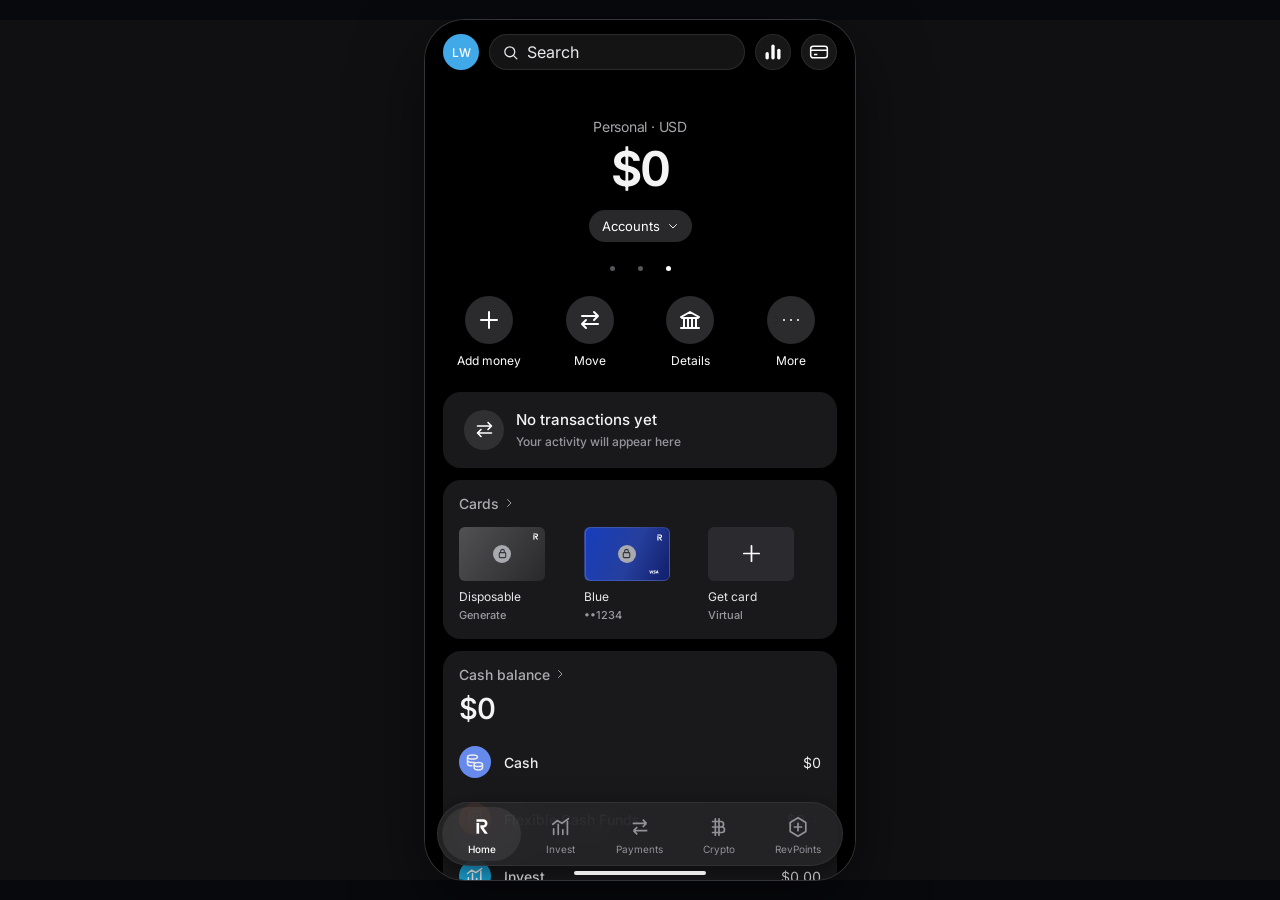
<file: index.html>
<!doctype html>
<html lang="en">
<head>
  <meta charset="utf-8">
  <meta name="viewport" content="width=device-width, initial-scale=1, viewport-fit=cover">
  <meta name="theme-color" content="#09090b">
  <title>Revolut-style banking demo</title>
  <link rel="icon" href="assets/app-icon.svg" type="image/svg+xml">
  <link rel="stylesheet" href="styles.css">
  <link rel="stylesheet" href="refined.css">
  <link rel="stylesheet" href="polish.css">
</head>
<body>
  <div class="desktop-backdrop" aria-hidden="true"><span>Banking UI<br><em>concept</em></span></div>
  <div class="phone" id="phone">
    <div class="app-scroll" id="app-scroll"><div id="app"></div></div>
    <div id="navigation"></div>
    <div id="overlay-root"></div>
    <div class="home-indicator" aria-hidden="true"></div>
  </div>
  <script src="assets.js"></script>
  <script src="app.js"></script>
</body>
</html>
</file>
<file: styles.css>
:root{color-scheme:dark;font-family:Inter,-apple-system,BlinkMacSystemFont,"Segoe UI",sans-serif;font-synthesis:none;background:#08090d;color:#f7f7f9}*{box-sizing:border-box}body{margin:0}button,input{font:inherit}button{cursor:pointer;-webkit-tap-highlight-color:transparent}button:focus-visible,input:focus-visible{outline:2px solid #b6c7ff;outline-offset:2px}svg{display:block}.desktop-backdrop{position:fixed;inset:0;display:grid;place-items:center;background:radial-gradient(circle at 15% 20%,#132453 0,transparent 37%),radial-gradient(circle at 87% 82%,#252047 0,transparent 34%),#06070b;color:#fff}.desktop-backdrop span{position:absolute;left:max(6vw,calc(50% - 570px));top:18%;font-size:clamp(38px,5vw,76px);font-weight:750;letter-spacing:-.07em;line-height:.94;opacity:.55}.desktop-backdrop em{font-style:normal;color:#a5adfb}.phone{position:relative;width:min(100%,430px);height:min(900px,calc(100dvh - 30px));margin:15px auto;overflow:hidden;border:1px solid #333747;border-radius:42px;background:#0a0b0e;box-shadow:0 20px 80px #000b}.status-bar{height:43px;display:flex;align-items:center;justify-content:space-between;padding:7px 29px 0;font-size:14px;font-weight:690;background:#090a0d;position:relative;z-index:4}.status-icons svg{width:48px;height:16px}.app-scroll{position:absolute;inset:43px 0 77px;overflow-y:auto;overscroll-behavior:contain;scrollbar-width:none}.app-scroll::-webkit-scrollbar,.sheet-content::-webkit-scrollbar{display:none}.app-scroll:has(.home-hero){background:#0b0c11}.home-indicator{position:absolute;width:134px;height:5px;border-radius:9px;background:#f2f2f5;left:50%;bottom:8px;transform:translateX(-50%);z-index:8}.bottom-nav{position:absolute;left:0;right:0;bottom:0;height:77px;display:grid;grid-template-columns:repeat(4,1fr);padding:8px 8px 18px;background:rgba(14,15,20,.96);border-top:1px solid #272932;backdrop-filter:blur(18px);z-index:3}.nav-item{border:0;background:none;color:#93949d;display:flex;flex-direction:column;align-items:center;justify-content:center;gap:4px;font-size:10px;font-weight:590}.nav-item svg{width:23px;height:23px;stroke-width:1.9}.nav-item.active{color:#f8f9ff}.nav-item.active .nav-icon{background:#383d63;color:#fff}.nav-icon{width:42px;height:35px;border-radius:14px;display:grid;place-items:center}.nav-icon svg{width:22px;height:22px}.page{padding:0 20px 24px;animation:page-in .24s ease both}@keyframes page-in{from{opacity:.5;transform:translateY(8px)}to{opacity:1;transform:none}}.top-row{display:flex;align-items:center;justify-content:space-between;gap:10px;min-height:62px}.avatar{width:37px;height:37px;border:0;border-radius:50%;background:#d6e9ff;color:#152441;font-size:15px;font-weight:750}.top-right{display:flex;gap:7px}.round-icon{width:39px;height:39px;border-radius:50%;border:0;background:#22242c;color:#fff;display:grid;place-items:center}.round-icon svg{width:19px;height:19px}.brand-line{display:flex;align-items:center;gap:7px;font-size:17px;font-weight:730;letter-spacing:-.03em}.demo-badge{font-size:9px;font-weight:760;letter-spacing:.11em;padding:4px 6px;border:1px solid #747cac;border-radius:5px;color:#b7c4ff}.muted{color:#9699a5}.subtle{color:#c2c3cb}.tiny{font-size:12px}.section-head{display:flex;align-items:center;justify-content:space-between;margin:24px 0 13px}.section-head h2{font-size:20px;letter-spacing:-.035em;margin:0;font-weight:700}.text-button{border:0;color:#a4baff;background:none;padding:8px 0;font-size:13px;font-weight:650}.home-hero{margin:-1px -20px 0;padding:0 20px 27px;background:radial-gradient(circle at 82% 16%,#3b56a0 0,transparent 41%),linear-gradient(140deg,#1d3a81,#141c44 65%,#0b0c11 100%)}.home-hero .top-row{margin-bottom:32px}.account-pill{display:inline-flex;align-items:center;gap:7px;border:1px solid #ffffff32;background:#ffffff17;color:#fff;border-radius:100px;padding:7px 11px;font-size:13px;font-weight:650}.account-pill svg{width:14px;height:14px}.balance-label{font-size:13px;color:#d3dcff;margin:15px 0 4px}.balance{font-size:clamp(40px,11vw,52px);line-height:1.05;letter-spacing:-.07em;font-weight:715;font-variant-numeric:tabular-nums}.balance-note{color:#d9e0fc;font-size:12px;margin-top:9px}.balance-note span{display:inline-block;width:5px;height:5px;background:#a7e4c3;border-radius:50%;margin:0 5px 2px 0}.actions{display:grid;grid-template-columns:repeat(4,minmax(0,1fr));gap:6px;margin-top:28px}.action{border:0;background:none;color:#fff;font-size:11px;font-weight:600;display:flex;flex-direction:column;align-items:center;gap:8px;white-space:nowrap}.action .bubble{width:55px;height:55px;border-radius:50%;background:#ffffff27;display:grid;place-items:center;transition:background .2s,transform .2s}.action:active .bubble{transform:scale(.93);background:#ffffff3e}.bubble svg{width:23px;height:23px}.account-strip{display:flex;gap:8px;overflow:auto;margin:17px -20px 0;padding:0 20px 4px;scrollbar-width:none}.account-tile{min-width:135px;flex:0 0 auto;border:1px solid #353947;border-radius:18px;background:#181b25;padding:13px 15px;text-align:left;color:#fff}.account-tile.selected{border-color:#748bdb;background:#202b4c}.account-tile .flag{font-size:20px}.account-tile strong{display:block;font-size:17px;margin:8px 0 3px}.account-tile small{color:#aeb3c1}.feature-card{border:1px solid #292d38;background:#17191f;border-radius:22px;padding:17px}.feature-card .feature-top{display:flex;justify-content:space-between;align-items:center;color:#a9acb8;font-size:12px}.feature-card .feature-total{font-size:27px;font-weight:700;letter-spacing:-.05em;margin:10px 0 5px}.bar-mini{height:52px;display:flex;align-items:end;gap:5px;margin-top:12px}.bar-mini span{width:100%;border-radius:5px 5px 2px 2px;background:#6078d7}.bar-mini span:nth-child(2n){background:#849af0}.section-caption{font-size:12px;color:#9599a6;margin:2px 0 12px}.transaction{width:100%;min-height:66px;display:flex;align-items:center;gap:12px;border:0;border-bottom:1px solid #202228;background:none;color:#fff;padding:8px 0;text-align:left}.transaction:last-child{border-bottom:0}.merchant-icon{width:42px;height:42px;flex:0 0 auto;border-radius:15px;display:grid;place-items:center;color:#fff;font-size:20px;font-weight:740}.merchant-icon.blue{background:#294a9b}.merchant-icon.pink{background:#94345e}.merchant-icon.green{background:#246d55}.merchant-icon.orange{background:#91502c}.merchant-icon.purple{background:#57459a}.merchant-icon.slate{background:#363d52}.tx-meta{flex:1;min-width:0}.tx-name{font-size:15px;font-weight:640;overflow:hidden;text-overflow:ellipsis;white-space:nowrap}.tx-sub{font-size:12px;color:#8f929f;margin-top:3px}.tx-amount{text-align:right;font-size:15px;font-weight:650;white-space:nowrap}.tx-amount.positive{color:#74d9a6}.tx-amount small{display:block;font-size:11px;color:#858b99;margin-top:3px;font-weight:450}.page-heading{display:flex;justify-content:space-between;align-items:center;margin:7px 0 20px}.page-heading h1{font-size:31px;letter-spacing:-.055em;margin:0;font-weight:735}.section-description{font-size:13px;color:#9da0ad;line-height:1.5;margin:-12px 0 20px}.segmented{display:flex;gap:4px;border-radius:15px;background:#202229;padding:4px}.segmented button{flex:1;border:0;border-radius:11px;background:transparent;color:#9c9da7;padding:10px 8px;font-size:13px;font-weight:630}.segmented button.selected{background:#454c72;color:#fff}.card-art{position:relative;height:216px;border-radius:22px;margin:20px 0 16px;padding:23px;overflow:hidden;color:#fff;box-shadow:0 22px 35px #0008;background:linear-gradient(127deg,#1745a1 0%,#4269c4 50%,#a8aff4 100%)}.card-art.virtual{background:linear-gradient(135deg,#242439,#47416c 54%,#867aca)}.card-art:before{content:"";position:absolute;width:260px;height:260px;right:-95px;top:-140px;border:58px solid #ffffff1c;border-radius:50%}.card-art:after{content:"";position:absolute;width:210px;height:210px;left:-140px;bottom:-170px;border:55px solid #ffffff15;border-radius:50%}.card-art>*{position:relative;z-index:1}.card-brand{font-size:21px;font-weight:770;letter-spacing:-.05em;display:flex;justify-content:space-between;align-items:start}.card-brand small{font-size:10px;border:1px solid #ffffff77;padding:3px 5px;border-radius:5px;letter-spacing:.1em}.card-chip{width:34px;height:25px;background:linear-gradient(120deg,#e6cf8c,#fff6cd,#a49c81);border-radius:5px;margin-top:38px}.card-bottom{position:absolute;left:23px;right:23px;bottom:20px;display:flex;justify-content:space-between;align-items:end;font-size:14px;font-weight:600;letter-spacing:.1em}.card-bottom b{font-size:22px;letter-spacing:-.04em;font-style:italic}.card-frozen{position:absolute;inset:0;background:#090a0dcc;z-index:2;display:grid;place-items:center;font-size:15px;font-weight:700;letter-spacing:.05em}.card-controls{display:grid;grid-template-columns:repeat(4,1fr);gap:5px;margin:17px 0 28px}.card-control{border:0;background:none;color:#dddfe8;font-size:11px;display:flex;flex-direction:column;align-items:center;gap:9px}.card-control span{width:50px;height:50px;border-radius:50%;background:#242731;display:grid;place-items:center}.card-control svg{width:21px;height:21px}.setting-row{display:flex;width:100%;align-items:center;gap:12px;background:none;border:0;border-bottom:1px solid #24262e;padding:16px 0;color:#fff;text-align:left}.setting-row:last-child{border-bottom:0}.setting-row .row-icon{width:39px;height:39px;border-radius:12px;background:#252936;display:grid;place-items:center;color:#c2ccfa}.setting-row .row-icon svg{width:18px;height:18px}.setting-row .row-title{flex:1;font-size:14px;font-weight:620}.setting-row small{display:block;color:#8f929f;font-size:11px;margin-top:4px;font-weight:430}.setting-row .chev{color:#80838e}.setting-row .chev svg{width:17px;height:17px}.setting-row .pill{color:#9acdb3;font-size:12px}.transfer-hero{background:#171a26;border:1px solid #30364d;border-radius:21px;padding:18px;margin-bottom:23px;display:flex;justify-content:space-between;align-items:center}.transfer-hero strong{font-size:17px}.transfer-hero p{font-size:12px;color:#aeb1c0;margin:5px 0 0}.transfer-hero button{width:44px;height:44px;border:0;border-radius:50%;background:#6681ef;color:#fff;display:grid;place-items:center}.transfer-hero button svg{width:23px;height:23px}.payment-actions{display:grid;grid-template-columns:repeat(3,1fr);gap:9px}.payment-action{min-height:102px;border:1px solid #2d303a;border-radius:19px;background:#1a1c24;color:#fff;display:flex;flex-direction:column;align-items:start;justify-content:space-between;padding:15px;font-size:13px;font-weight:620}.payment-action svg{width:23px;height:23px;color:#9baeff}.contact-list{display:flex;gap:13px;overflow-x:auto;scrollbar-width:none}.contact{min-width:61px;border:0;background:none;color:#e5e5ed;font-size:12px;text-align:center;padding:0}.contact .contact-avatar{width:55px;height:55px;border-radius:50%;display:grid;place-items:center;margin:0 auto 8px;font-size:18px;font-weight:730;background:#3b446c}.contact:nth-child(2) .contact-avatar{background:#694458}.contact:nth-child(3) .contact-avatar{background:#375e58}.contact:nth-child(4) .contact-avatar{background:#565071}.contact:nth-child(5) .contact-avatar{background:#746441}.analytics-hero{padding:20px;border-radius:22px;background:linear-gradient(135deg,#253a7d,#22253c);margin-top:18px}.analytics-hero p{color:#b6c0e4;margin:0 0 6px;font-size:12px}.analytics-hero strong{font-size:38px;letter-spacing:-.065em}.analytics-hero .compare{font-size:12px;color:#c4ddcb;margin-top:9px}.chart{height:150px;display:flex;align-items:end;gap:10px;margin:18px 1px 2px}.chart-col{flex:1;display:flex;flex-direction:column;align-items:center;justify-content:end;height:100%;gap:7px}.chart-col i{width:100%;max-width:35px;border-radius:7px 7px 3px 3px;background:linear-gradient(#91a7ff,#536de3)}.chart-col:nth-child(3n) i{background:linear-gradient(#5f70aa,#394c9d)}.chart-col small{font-size:10px;color:#9295a2;font-style:normal}.breakdown-row{display:flex;align-items:center;gap:13px;padding:12px 0;border-bottom:1px solid #22252e}.breakdown-row:last-child{border:0}.breakdown-row .cat-icon{width:40px;height:40px;border-radius:13px;display:grid;place-items:center;font-size:20px;background:#252c3b}.breakdown-row .cat-main{flex:1}.breakdown-row strong{font-size:14px}.breakdown-row small{display:block;color:#8c909e;font-size:11px;margin-top:4px}.breakdown-row .cat-amount{font-weight:660;font-size:14px}.progress-track{height:7px;border-radius:8px;background:#323442;overflow:hidden;margin-top:13px}.progress-track i{height:100%;background:#8ea5ff;display:block;border-radius:8px}.budget-card{border:1px solid #2b2e3a;background:#171920;border-radius:19px;padding:16px;margin:22px 0}.budget-card strong{font-size:15px}.budget-card p{color:#a3a6b2;font-size:12px;margin:6px 0 0}.empty-state{padding:28px 15px;text-align:center;color:#9295a3;font-size:13px}.sheet-scrim{position:absolute;inset:0;background:#000a;z-index:5;animation:fade-in .18s ease}.sheet{position:absolute;left:0;right:0;bottom:0;max-height:87%;display:flex;flex-direction:column;background:#1a1c23;border-radius:28px 28px 0 0;z-index:6;animation:sheet-in .25s cubic-bezier(.22,.86,.2,1);padding:0 21px 27px;box-shadow:0 -15px 40px #0007}@keyframes fade-in{from{opacity:0}to{opacity:1}}@keyframes sheet-in{from{transform:translateY(100%)}to{transform:none}}.grabber{width:38px;height:5px;border-radius:5px;background:#676975;margin:10px auto 19px;flex:0 0 auto}.sheet-head{display:flex;align-items:center;justify-content:space-between;margin-bottom:14px}.sheet-head h2{font-size:23px;letter-spacing:-.04em;margin:0}.sheet-head button{background:#2b2d35;color:#fff;border:0;border-radius:50%;height:30px;width:30px;display:grid;place-items:center}.sheet-head svg{width:17px;height:17px}.sheet-content{min-height:0;overflow:auto;padding-bottom:8px;scrollbar-width:none}.sheet-sub{font-size:13px;color:#a1a4af;line-height:1.5;margin:0 0 18px}.field-label{font-size:12px;color:#aaaeba;display:block;margin:16px 0 7px}.text-field,.money-field{width:100%;background:#2a2d36;border:1px solid #3a3d49;color:#fff;border-radius:15px;padding:14px 15px;outline:none}.text-field::placeholder,.money-field::placeholder{color:#747986}.money-field{font-size:28px;letter-spacing:-.04em;font-weight:670}.primary{width:100%;border:0;border-radius:15px;background:#c3d0ff;color:#131735;min-height:51px;font-size:15px;font-weight:730;margin-top:19px}.primary:disabled{opacity:.45;cursor:not-allowed}.secondary{width:100%;border:1px solid #40434e;background:#292c35;color:#fff;border-radius:15px;min-height:48px;font-size:14px;font-weight:650;margin-top:10px}.sheet-option{width:100%;border:0;border-bottom:1px solid #353741;background:none;color:#fff;text-align:left;padding:14px 2px;display:flex;gap:12px;align-items:center}.sheet-option:last-child{border-bottom:0}.sheet-option .opt-icon{width:38px;height:38px;display:grid;place-items:center;background:#303545;border-radius:12px;font-size:21px}.sheet-option .opt-text{flex:1;font-size:14px;font-weight:640}.sheet-option small{display:block;color:#9295a2;margin-top:4px;font-size:12px;font-weight:450}.sheet-option svg{width:19px;height:19px;color:#9296a3}.review-box{border:1px solid #383b48;border-radius:17px;background:#242731;padding:17px;margin:18px 0}.review-box>div{display:flex;justify-content:space-between;gap:12px;padding:8px 0;font-size:13px;color:#aeb1bc}.review-box strong{color:#fff}.success-mark{width:76px;height:76px;border-radius:50%;display:grid;place-items:center;background:#31594a;color:#7ff2ae;margin:23px auto}.success-mark svg{width:39px;height:39px}.success-title{text-align:center;font-size:23px;font-weight:720;letter-spacing:-.04em}.success-sub{text-align:center;color:#a3a8b4;font-size:13px;line-height:1.5;margin:9px 0 26px}.error-text{color:#ff98a5;font-size:12px;margin:9px 0 0}.inline-note{display:flex;gap:8px;align-items:start;color:#aaaeba;font-size:11px;line-height:1.5;margin-top:17px}.inline-note svg{width:15px;height:15px;flex:0 0 auto}.currency-icon{width:27px;height:27px;border-radius:50%;background:#36466f;display:grid;place-items:center;font-size:13px;font-weight:700}.account-swap{display:grid;grid-template-columns:1fr 36px 1fr;gap:8px;align-items:center}.account-swap .swap-arrow{text-align:center;color:#8e9fe2;font-size:22px}.account-swap .account-mini{border:1px solid #3e4150;border-radius:15px;padding:12px}.account-mini small{display:block;color:#9b9eab}.account-mini strong{font-size:20px}.account-mini button{border:0;background:none;color:#b4c4ff;font-size:11px;padding:5px 0 0}.hide-on-small{}@media(max-width:500px){.desktop-backdrop{display:none}.phone{width:100%;height:100dvh;margin:0;border:0;border-radius:0;box-shadow:none}}@media(max-height:660px){.home-hero .top-row{margin-bottom:19px}.actions{margin-top:18px}.account-strip{margin-top:11px}.card-art{height:185px}.chart{height:120px}}@media(prefers-reduced-motion:reduce){*,*:before,*:after{animation-duration:.01ms!important;transition-duration:.01ms!important;scroll-behavior:auto!important}}
.text-button{display:inline-flex;align-items:center;gap:2px}.text-button svg{width:14px;height:14px}
</file>
<file: refined.css>
@font-face {
  font-family: "Inter Demo";
  src: url("assets/Inter-variable.woff2") format("woff2");
  font-style: normal;
  font-weight: 100 900;
  font-display: swap;
}

:root { font-family: "Inter Demo", Inter, -apple-system, BlinkMacSystemFont, "Segoe UI", sans-serif; }
.home-page .home-hero {
  position: relative;
  isolation: isolate;
  overflow: hidden;
  min-height: 300px;
  padding: 8px 20px 18px;
  background: radial-gradient(ellipse 75% 65% at 66% 6%, #7374d9 0%, transparent 76%), linear-gradient(150deg, #3b338a 0%, #335cb0 52%, #192b60 100%);
}
.home-page .home-hero::before, .home-page .home-hero::after { display: none; }
.home-page .home-hero > * { position: relative; z-index: 1; }
.home-top { display: flex; align-items: center; gap: 8px; height: 46px; }
.home-top .avatar { width: 35px; height: 35px; flex: 0 0 auto; background: #e6d8c7; color: #392c2a; border: 2px solid #ffffff88; font-size: 12px; }
.home-search { display: flex; align-items: center; gap: 8px; height: 34px; flex: 1; min-width: 0; padding: 0 12px; border: 0; border-radius: 999px; background: rgba(255,255,255,.22); color: #f1f5ff; text-align: left; font-size: 12px; font-weight: 500; backdrop-filter: blur(9px); }
.home-search svg { width: 16px; height: 16px; }
.home-top-icon { width: 35px; height: 35px; border: 0; border-radius: 50%; background: rgba(255,255,255,.2); color: white; display: grid; place-items: center; flex: 0 0 auto; }
.home-top-icon svg { width: 19px; height: 19px; }
.hero-balance { text-align: center; padding: 43px 0 17px; }
.hero-balance .balance { font-size: clamp(42px, 11.5vw, 51px); font-weight: 600; line-height: 1.08; letter-spacing: -.058em; text-shadow: 0 1px 14px #06194132; }
.hero-balance .account-pill { margin-top: 13px; padding: 7px 12px; font-size: 12px; font-weight: 590; background: rgba(255,255,255,.25); border: 0; backdrop-filter: blur(12px); }
.home-page .actions { margin-top: 0; }
.home-page .action { font-size: 11px; font-weight: 580; gap: 9px; }
.home-page .action .bubble { width: 52px; height: 52px; background: rgba(239,245,255,.22); backdrop-filter: blur(8px); }
.home-page .bubble svg { width: 21px; height: 21px; stroke-width: 1.9; }
.home-page .section-head:first-of-type { margin-top: 18px; }
.home-account-list { display: grid; gap: 0; overflow: hidden; border: 1px solid #25262b; border-radius: 20px; background: #17181c; }
.home-account-row { display: flex; align-items: center; gap: 12px; min-height: 62px; padding: 8px 14px; border: 0; border-bottom: 1px solid #292a30; background: transparent; text-align: left; color: white; }
.home-account-row:last-child { border-bottom: 0; }
.home-account-row .account-flag { width: 36px; height: 36px; border-radius: 50%; display: grid; place-items: center; background: #303139; font-size: 22px; }
.flag-svg { display: block; width: 100%; height: 100%; }
.home-account-row .account-flag { overflow: hidden; }
.account-pill .flag-svg { width: 17px; height: 17px; border-radius: 50%; }
.currency-icon .flag-svg { border-radius: 50%; }
.home-account-row span:nth-child(2) { flex: 1; min-width: 0; }
.home-account-row strong { display: block; font-size: 13px; font-weight: 630; }
.home-account-row small { display: block; color: #858790; margin-top: 4px; font-size: 11px; }
.home-account-row b { font-size: 13px; font-weight: 620; white-space: nowrap; }
.fx-reference { width: 100%; display: flex; align-items: center; justify-content: space-between; gap: 12px; margin: 12px 0 0; padding: 14px 16px; border: 1px solid #292b32; border-radius: 18px; background: #191b21; color: #f7f7f9; text-align: left; }
.fx-reference strong { display: block; font-size: 13px; font-weight: 620; }
.fx-reference small { display: block; margin-top: 5px; font-size: 11px; color: #9fa3af; line-height: 1.35; }
.fx-refresh { width: 29px; height: 29px; flex: 0 0 auto; border-radius: 50%; display: grid; place-items: center; background: #292d39; font-size: 21px; color: #b8c7ff; }
.fx-disclosure { color: #a2a6b3; font-size: 11px; line-height: 1.45; margin: 11px 0 0; }
.refined-spending { display: block; width: 100%; color: white; text-align: left; margin-bottom: 10px; background: #191b22; }
.refined-spending .feature-top { display: flex; }
.refined-spending .feature-total { display: block; font-weight: 600; }
.refined-spending .section-caption { display: block; }
.refined-spending .bar-mini { display: flex; }
.refined-spending .bar-mini span { background: #6178d6; }
.page-heading h1, .sheet-head h2 { font-weight: 620; letter-spacing: -.055em; }
.section-head h2 { font-size: 19px; font-weight: 630; letter-spacing: -.035em; }
.brand-line { font-size: 16px; font-weight: 690; }
.merchant-icon { border-radius: 50%; font-size: 17px; }
.tx-name { font-size: 14px; font-weight: 600; }
.tx-amount { font-size: 14px; font-weight: 600; }
.bottom-nav { background: #111215; border-top-color: #22242a; }
.nav-item.active .nav-icon { background: transparent; }
.nav-item.active { color: white; font-weight: 650; }
.nav-item:not(.active) { color: #878993; }
.card-art { border-radius: 20px; background: radial-gradient(circle at 70% 20%, #f17fe1 0, transparent 32%), linear-gradient(124deg, #351b78, #8c32bb 48%, #c81e79); }
.card-art.virtual { background: radial-gradient(circle at 15% 25%, #6376d3 0, transparent 36%), linear-gradient(128deg, #1c204c, #4954ac 54%, #806db4); }
.card-art:before { border-color: #ffffff12; }
.card-art:after { border-color: #ffffff12; }
.card-brand { font-weight: 680; }
.segmented { background: #202126; }
.segmented button.selected { background: #eceef4; color: #191b21; }
.analytics-hero { background: radial-gradient(circle at 84% -40%,#536bc5,transparent 55%),linear-gradient(130deg,#24396f,#1e2440); }
.analytics-hero .compare { color: #ced5ef; }
.chart-col small { white-space: nowrap; font-size: 9px; }
.page-heading > svg { width: 21px; height: 21px; flex: 0 0 auto; color: #9b9da9; }
.transaction .tx-meta { display: flex; flex-direction: column; justify-content: center; min-width: 0; }
.transaction .tx-name, .transaction .tx-sub { display: block; max-width: 100%; overflow: hidden; text-overflow: ellipsis; white-space: nowrap; }
.transaction .tx-sub { margin-top: 4px; }
.transaction .tx-amount { flex: 0 0 auto; }
.sheet { background: #1c1d22; }
.primary { border-radius: 999px; background: #f7f8fa; color: #14151b; }
.secondary { border-radius: 999px; }
.text-field, .money-field { background: #292b32; }

@media (max-width: 360px) {
  .home-top { gap: 6px; }
  .home-top-icon { width: 32px; height: 32px; }
  .home-search { padding: 0 9px; }
  .home-page .home-hero { min-height: 292px; }
  .hero-balance { padding-top: 36px; }
}

/* Match the Phantom demo's 393-point canvas and content scale. */
html, body { background: #000; }
.desktop-backdrop { display: none; }
.phone { width: min(100%, 393px); height: 100dvh; margin: 0 auto; border: 0; border-radius: 0; box-shadow: none; }
.page { padding-left: 20px; padding-right: 20px; }
.home-page .home-hero { margin-left: -20px; margin-right: -20px; padding-left: 20px; padding-right: 20px; }
.avatar, .home-top .avatar { width: 44px; height: 44px; font-size: 14px; }
.home-top { height: 52px; gap: 7px; }
.home-search { height: 40px; font-size: 14px; }
.home-top-icon, .round-icon { width: 40px; height: 40px; }
.home-page .action .bubble { width: 52px; height: 52px; }
.section-head h2 { font-size: 21px; }
.home-account-row { min-height: 62px; }
.home-account-row .account-flag { width: 40px; height: 40px; }
.home-account-row strong { font-size: 16px; }
.home-account-row small { font-size: 13px; }
.home-account-row b { font-size: 16px; }
.transaction { min-height: 75px; gap: 12px; }
.merchant-icon { width: 40px; height: 40px; }
.tx-name { font-size: 16px; }
.tx-sub { font-size: 13px; }
.tx-amount { font-size: 16px; }
.tx-amount small { font-size: 12px; }
.merchant-logo { display: block; width: 25px; height: 25px; object-fit: contain; filter: brightness(0) invert(1); }
.merchant-icon.blue { background: #24569d; }
.merchant-icon.green { background: #246d4a; }
.merchant-icon.pink { background: #a92748; }
.merchant-icon.slate { background: #2c2e34; }
.revolut-logo-wrap { width: 26px; height: 26px; border-radius: 7px; background: #fff; display: grid; place-items: center; }
.revolut-logo-wrap img { display: block; width: 17px; height: 17px; }
.card-wordmark { display: inline-flex; align-items: center; gap: 7px; }
.card-wordmark img { width: 19px; height: 19px; filter: brightness(0) invert(1); }
.card-visa img { display: block; width: 48px; height: 27px; filter: brightness(0) invert(1); }
.card-control span { width: 52px; height: 52px; }
.contact .contact-avatar { width: 58px; height: 58px; }
.sheet-head h2 { font-size: 24px; }
.primary { min-height: 54px; font-size: 17px; }

@media (max-width: 393px) {
  .phone { width: 100%; }
}

/* Frosted controls sit over the account wallpaper; text and balances stay opaque. */
.home-search, .home-top-icon, .hero-balance .account-pill, .home-page .action .bubble {
  background: rgba(244, 247, 255, .16);
  border: 1px solid rgba(255, 255, 255, .20);
  -webkit-backdrop-filter: blur(22px) saturate(155%);
  backdrop-filter: blur(22px) saturate(155%);
  box-shadow: inset 0 1px 0 rgba(255,255,255,.23), 0 6px 20px rgba(10, 19, 62, .11);
}
.home-search { background: rgba(241, 245, 255, .20); }
.home-top-icon, .home-page .action .bubble { border-radius: 50%; }
.home-page .action:active .bubble, .home-top-icon:active { background: rgba(255,255,255,.29); }
.hero-balance .account-pill { padding: 8px 13px; }

/* Let scrollable content pass behind the navigation so the glass effect is visible. */
.app-scroll { bottom: 0; }
.app-scroll { top: 0; }
.page { padding-bottom: 112px; }
.bottom-nav {
  left: 12px;
  right: 12px;
  bottom: 12px;
  height: 66px;
  padding: 5px 8px 10px;
  border: 1px solid rgba(255,255,255,.12);
  border-radius: 25px;
  background: rgba(36, 36, 40, .68);
  -webkit-backdrop-filter: blur(28px) saturate(155%);
  backdrop-filter: blur(28px) saturate(155%);
  box-shadow: 0 8px 28px rgba(0,0,0,.32), inset 0 1px 0 rgba(255,255,255,.10);
}
.nav-item { border-radius: 18px; gap: 1px; font-size: 9px; }
.nav-item.active { background: rgba(255,255,255,.105); }
.nav-icon { height: 28px; }
.nav-icon svg { width: 20px; height: 20px; }
.home-indicator { background: rgba(255,255,255,.9); }

.sheet-scrim {
  background: rgba(0,0,0,.42);
  -webkit-backdrop-filter: blur(5px);
  backdrop-filter: blur(5px);
}
.sheet {
  background: rgba(29, 30, 38, .88);
  border: 1px solid rgba(255,255,255,.11);
  border-bottom: 0;
  -webkit-backdrop-filter: blur(28px) saturate(140%);
  backdrop-filter: blur(28px) saturate(140%);
}
.sheet-head button, .secondary, .review-box { background: rgba(255,255,255,.075); }
.round-icon, .card-control span {
  background: rgba(255,255,255,.09);
  border: 1px solid rgba(255,255,255,.07);
  -webkit-backdrop-filter: blur(18px);
  backdrop-filter: blur(18px);
}

/* Home composition based on the supplied dark account screenshot. */
.app-scroll:has(.home-page) { background: #000; }
.home-page .home-hero { min-height: 0; padding-top: 14px; padding-bottom: 13px; background: #000; }
.home-page .home-top .avatar { background: #42a9e8; color: #fff; border: 0; }
.home-page .home-search { background: rgba(34,34,38,.55); border: 1px solid rgba(255,255,255,.16); box-shadow: inset 0 1px 0 rgba(255,255,255,.07); color: #e9e9eb; }
.home-page .home-top-icon { background: rgba(48,48,52,.72); border: 1px solid rgba(255,255,255,.08); box-shadow: none; }
.home-page .hero-balance { padding: 65px 0 0; }
.balance-context { font-size: 12px; font-weight: 500; color: #a5a5aa; margin-bottom: 3px; }
.home-page .hero-balance .balance { font-size: clamp(40px, 11vw, 48px); font-weight: 670; line-height: 1; letter-spacing: -.055em; text-shadow: none; }
.home-page .hero-balance .account-pill { margin-top: 12px; padding: 7px 14px; background: rgba(67,67,70,.72); border: 1px solid rgba(255,255,255,.06); box-shadow: none; font-size: 12px; }
.hero-dots { display: flex; justify-content: center; gap: 4px; margin: 27px 0 18px; }
.hero-dots i { width: 4px; height: 4px; border-radius: 50%; background: #727277; }
.hero-dots i.active { background: #f5f5f7; }
.home-page .actions { margin-top: 0; }
.home-page .action { gap: 6px; font-size: 10px; }
.home-page .action .bubble { width: 46px; height: 46px; border: 1px solid rgba(255,255,255,.04); background: rgba(50,50,54,.76); box-shadow: none; -webkit-backdrop-filter: blur(18px); backdrop-filter: blur(18px); }
.home-page .action .bubble svg { width: 22px; height: 22px; }
.home-activity-card { margin: 10px 0 12px; padding: 0 12px; border-radius: 19px; background: #17171a; border: 1px solid #202024; }
.home-activity-card .transaction { min-height: 66px; border: 0; }
.home-activity-card .merchant-icon { width: 37px; height: 37px; font-size: 16px; }
.home-empty-activity { width: 100%; min-height: 66px; display: flex; align-items: center; gap: 12px; border: 0; background: none; color: #c6c6cb; text-align: left; font-size: 13px; }
.activity-symbol { width: 33px; height: 33px; border-radius: 9px; display: grid; place-items: center; background: #303035; color: #fff; }
.home-cards-panel { padding: 13px 14px 15px; border: 1px solid #202024; border-radius: 20px; background: #17171a; }
.home-panel-heading { width: 100%; display: flex; align-items: center; gap: 3px; padding: 0 0 10px; border: 0; background: none; color: #b9b9bf; text-align: left; font-size: 12px; }
.home-panel-heading svg { width: 14px; height: 14px; }
.home-mini-cards { display: grid; grid-template-columns: repeat(3,1fr); gap: 6px; }
.home-mini-cards button { display: flex; flex-direction: column; align-items: center; border: 0; padding: 0; background: none; color: #e8e8ec; font-size: 11px; min-width: 0; }
.home-mini-cards strong { margin-top: 5px; font-size: 11px; font-weight: 590; }
.home-mini-cards button > small { margin-top: 2px; color: #85858b; font-size: 10px; }
.mini-card-art { position: relative; display: grid; place-items: center; width: 72px; height: 46px; overflow: hidden; border-radius: 5px; color: #fff; }
.mini-card-art.disposable { background: linear-gradient(145deg,#444349,#2f2f34 68%,#454249); }
.mini-card-art.disposable > span { font-size: 21px; }
.mini-card-art.disposable small { position: absolute; right: 5px; bottom: 3px; color: #e64b55; font-size: 12px; }
.mini-card-art.blue { background: linear-gradient(145deg,#13164a,#1e3ba0); border: 1px solid #4e6bd1; }
.mini-card-art.blue img { width: 17px; height: 17px; filter: brightness(0) invert(1); }
.mini-card-art.blue small { position: absolute; right: 3px; bottom: 2px; font-size: 8px; font-weight: 800; }
.mini-card-art.new { background: #303035; }
.mini-card-art.new svg { width: 23px; height: 23px; }
.home-page .section-head { margin-top: 20px; }

/* Layout and account editor visible in the supplied wallet walkthrough. */
.home-page .hero-balance .long-balance { font-size: clamp(32px, 9.3vw, 39px); white-space: nowrap; }
.bottom-nav { grid-template-columns: repeat(5, minmax(0, 1fr)); padding-left: 5px; padding-right: 5px; }
.nav-item { min-width: 0; font-size: 8px; }
.nav-item .nav-icon svg { width: 19px; height: 19px; }
.wealth-panel { margin-top: 12px; padding: 13px 14px 8px; border: 1px solid #202024; border-radius: 20px; background: #17171a; }
.wealth-total { display: block; margin: 0 0 9px; font-size: 21px; line-height: 1.1; letter-spacing: -.045em; }
.wealth-row { width: 100%; display: flex; align-items: center; gap: 9px; min-height: 43px; padding: 3px 0; border: 0; border-top: 1px solid #29292d; background: transparent; color: #ededf0; text-align: left; font-size: 12px; }
.wealth-row span:nth-child(2) { flex: 1; }
.wealth-row b { font-size: 12px; font-weight: 550; }
.wealth-icon { display: grid; place-items: center; width: 28px; height: 28px; border-radius: 50%; font-weight: 700; }
.wealth-icon.cash { background: #4284e7; }
.wealth-icon.invest { background: #b29aff; color: #171123; }
.wealth-icon.crypto { background: #ee8c2e; }
.wealth-icon svg { width: 16px; height: 16px; }
.full-screen-sheet { height: 94%; max-height: 94%; padding: 0 16px 22px; background: #17171b; border-radius: 24px 24px 0 0; }
.full-screen-sheet .sheet-head { min-height: 52px; margin-bottom: 4px; }
.full-screen-sheet .sheet-head h2 { font-size: 16px; letter-spacing: -.025em; }
.full-screen-sheet .sheet-content { padding-bottom: 25px; }
.profile-header { text-align: center; padding: 3px 0 20px; }
.profile-avatar { width: 72px; height: 72px; margin: 0 auto 12px; border-radius: 50%; display: grid; place-items: center; background: #46a6e7; color: white; font-size: 23px; font-weight: 520; }
.profile-header h3 { margin: 0; color: white; font-size: 18px; font-weight: 630; }
.profile-header p { margin: 3px 0 6px; color: #a4a4ac; font-size: 11px; }
.profile-menu { overflow: hidden; border-radius: 13px; background: #222227; }
.profile-menu .sheet-option { min-height: 42px; padding: 5px 12px; border-bottom: 1px solid #2b2b30; }
.profile-menu .sheet-option:last-child { border-bottom: 0; }
.profile-menu .opt-icon { width: 20px; height: 20px; background: none; font-size: 14px; }
.profile-menu .opt-text { font-size: 12px; }
.profile-menu .opt-text small { font-size: 9px; }
.profile-logout { margin-top: 12px; }
.settings-subtitle { color: #82828a; font-size: 10px; margin: -3px 0 8px; }
.settings-form { display: grid; gap: 0; }
.settings-row { min-height: 40px; display: flex; align-items: center; gap: 10px; border-bottom: 1px solid #29292e; color: #d4d4d9; font-size: 11px; }
.settings-row > span { width: 33%; flex: 0 0 auto; }
.settings-row input, .settings-row select, .settings-row button { flex: 1; min-width: 0; height: 30px; padding: 0 9px; border: 1px solid #28282d; border-radius: 7px; background: #101014; color: #ededf0; font: inherit; font-size: 11px; }
.settings-row button { text-align: center; }
.settings-group-label { padding: 15px 0 5px; color: #77777f; font-size: 8px; letter-spacing: .12em; }
.theme-picks { display: grid; grid-template-columns: repeat(3,1fr); gap: 7px; }
.theme-pick { padding: 0; border: 0; background: transparent; color: #c5c5cc; }
.theme-preview { display: block; height: 34px; border: 1px solid #484850; border-radius: 7px; }
.theme-preview.glow { background: radial-gradient(circle at 20% 30%, #35e0c1, #006c63 50%, #063d3d); }
.theme-preview.minimal { background: #08080a; }
.theme-preview.colors { background: radial-gradient(circle at 75% 10%, #553dc8, #10256a 50%, #16153a); }
.theme-pick.selected .theme-preview { outline: 2px solid #f5f5f8; outline-offset: 2px; }
.theme-pick small { display: block; margin-top: 5px; font-size: 9px; }
.settings-save { width: 100%; margin-top: 18px; min-height: 42px; font-size: 13px; }
.settings-footer { margin: 14px 0 0; text-align: center; color: #888890; font-size: 10px; line-height: 1.5; }
.portfolio-top { display: flex; align-items: center; justify-content: space-between; padding-top: 10px; }
.portfolio-top .avatar { background: #42a9e8; color: white; border: 0; }
.portfolio-symbol { display: grid; place-items: center; width: 70px; height: 70px; margin: 70px auto 16px; border-radius: 50%; background: #24242b; color: #ececef; font-size: 31px; }
.portfolio-symbol svg { width: 34px; height: 34px; }
.portfolio-balance { text-align: center; font-size: 31px; font-weight: 650; letter-spacing: -.05em; }
.portfolio-page .section-description { text-align: center; }
.portfolio-info { margin: 38px 0 14px; padding: 17px; border-radius: 17px; background: #1b1b20; color: #b5b5bd; font-size: 13px; line-height: 1.45; }
.portfolio-page .secondary { width: 100%; }
.phone[data-theme="glow"] .home-page .home-hero { background: radial-gradient(ellipse at top, #095b53, #000 65%); }
.phone[data-theme="colors"] .home-page .home-hero { background: radial-gradient(ellipse at top, #202781, #000 65%); }

/* Official Revolut artwork, kept at its original proportions. */
.brand-line .official-wordmark { display: block; width: 92px; height: auto; max-height: 24px; object-fit: contain; filter: invert(1); }
.card-official-wordmark { display: block; width: 107px; height: auto; max-height: 27px; object-fit: contain; filter: invert(1); }
.nav-revolut-mark { display: block; width: 22px; height: 22px; object-fit: contain; }
.mini-card-art.blue img { width: 19px; height: 19px; filter: none; }
.mini-card-art .mini-card-brand { width: 19px; height: 19px; }
.mini-card-art.disposable small { color: #d5d5d8; font-size: 6px; letter-spacing: .03em; }
.mini-card-art.blue .mini-visa { position: absolute; right: 4px; bottom: 2px; width: 21px; height: 10px; filter: invert(1); }

.wealth-row .wealth-icon { flex: 0 0 auto; }
.wealth-row .wealth-icon svg { width: 17px; height: 17px; stroke-width: 2; }
.wealth-row.funds-row { min-height: 50px; }
.wealth-row.funds-row span:nth-child(2) small { display: block; margin-top: 2px; color: #77777e; font-size: 9px; }
.wealth-row.funds-row b { display: flex; align-items: center; gap: 4px; }
.wealth-row.funds-row b svg { width: 12px; height: 12px; color: #919198; }
.wealth-icon.funds { background: #ee7549; }
.wealth-icon.invest { background: #26a6d6; color: white; }
.wealth-icon.crypto { background: #a846d7; color: white; }
.refined-spending { margin-top: 12px; border-color: #202024; border-radius: 20px; background: #17171a; }
.refined-spending .feature-top { color: #b9b9bf; font-size: 12px; }
.refined-spending .feature-top span:last-child { color: #92929a; }
.refined-spending .feature-total { margin-top: 5px; font-size: 23px; letter-spacing: -.04em; }
.refined-spending .bar-mini { margin-top: 17px; }
.refined-spending .bar-mini span { background: #c9c9ce; }
.profile-sheet { top: 0; bottom: 0; height: 100%; max-height: 100%; border: 0; border-radius: 0; padding: 0 20px 18px; background: #08080b; }
.profile-top { display: flex; justify-content: space-between; align-items: center; min-height: 64px; }
.profile-top button { display: inline-flex; align-items: center; justify-content: center; border: 1px solid #45454c; background: #1e1f25; color: #f6f6f8; }
.profile-close { width: 38px; height: 38px; border-radius: 50%; }
.profile-close svg { width: 18px; height: 18px; }
.profile-upgrade { gap: 5px; min-height: 31px; padding: 0 12px; border-radius: 999px; font-size: 12px; font-weight: 600; }
.profile-upgrade svg { width: 14px; height: 14px; }
.profile-sheet .sheet-content { overflow-y: auto; }
.profile-sheet .profile-header { padding: 14px 0 23px; }
.profile-sheet .profile-avatar { position: relative; width: 74px; height: 74px; margin-bottom: 12px; font-size: 24px; }
.profile-photo { position: absolute; right: -3px; bottom: -2px; width: 27px; height: 27px; display: grid; place-items: center; border: 2px solid #08080b; border-radius: 50%; background: #2c2d33; color: white; }
.profile-photo svg { width: 15px; height: 15px; }
.profile-sheet .profile-header h3 { font-size: 18px; }
.profile-sheet .profile-menu { background: #212126; }
.profile-menu .opt-icon svg { width: 17px; height: 17px; stroke-width: 2; }
.profile-menu .sheet-option > svg:last-child { display: none; }
.profile-sheet .profile-menu .sheet-option { min-height: 45px; padding: 6px 12px; }
.profile-sheet .profile-menu .sheet-option:first-child { min-height: 52px; }
.card-art { background: linear-gradient(148deg, #102776 0%, #1b3aa7 60%, #0f1e60 100%); }
.card-art.virtual { background: linear-gradient(148deg, #3e3e47, #202127 75%); }
</file>
<file: polish.css>
/* Shared dark mobile treatment, based on the supplied screen and public references. */
:root {
  font-family: -apple-system, BlinkMacSystemFont, "Inter Demo", sans-serif;
  --surface: #141416;
  --surface-raised: #232326;
  --muted: #919194;
  --line: rgba(255, 255, 255, .065);
  --glass: rgba(36, 36, 39, .72);
  --ink: #f5f5f6;
  -webkit-font-smoothing: antialiased;
}
body, .phone, .app-scroll { background: #000; color: var(--ink); }
button { font-weight: 500; }
button, input, select { touch-action: manipulation; }
button { transition: opacity .15s ease, background .15s ease, transform .15s ease; }
button:active { opacity: .72; }
.page { padding: 0 20px 116px; animation: page-in .2s ease-out both; }
.page-heading h1 { font-size: 32px; font-weight: 650; letter-spacing: -.035em; }
.section-head { margin: 25px 0 13px; }
.section-head h2 { font-size: 20px; letter-spacing: -.025em; font-weight: 600; }
.text-button { color: #dddde1; font-size: 13px; font-weight: 500; }
.avatar, .home-top .avatar { width: 38px; height: 38px; font-size: 12px; font-weight: 500; background: #46b1e8; color: white; border: 0; flex: 0 0 auto; }
.round-icon, .home-top-icon { width: 38px; height: 38px; flex: 0 0 auto; }
.round-icon, .home-top-icon, .home-search, .home-page .action .bubble, .account-pill {
  border: 1px solid rgba(255,255,255,.075);
  background: var(--glass);
  box-shadow: inset 0 1px 0 rgba(255,255,255,.05);
  -webkit-backdrop-filter: blur(22px) saturate(130%);
  backdrop-filter: blur(22px) saturate(130%);
}
.home-top {
  position: sticky;
  top: 0;
  z-index: 3;
  height: 66px;
  margin: 0 -20px;
  padding: 12px 20px;
  gap: 9px;
  background: rgba(0,0,0,.68);
  -webkit-backdrop-filter: blur(24px) saturate(135%);
  backdrop-filter: blur(24px) saturate(135%);
}
.home-search { height: 38px; padding: 0 12px; border-color: #333337; background: rgba(29,29,32,.64); font-size: 14px; font-weight: 400; }
.home-search svg { width: 16px; height: 16px; }
.home-top-icon svg { width: 20px; height: 20px; }
.home-page .home-hero { overflow: visible; isolation: auto; padding-top: 0; padding-bottom: 14px; }
.home-page .hero-balance { padding: 51px 0 0; }
.balance-context { font-size: 13px; font-weight: 400; color: #b1b1b4; margin-bottom: 5px; }
.home-page .hero-balance .balance { font-size: 44px; line-height: 1.08; font-weight: 600; letter-spacing: -.045em; }
.home-page .hero-balance .long-balance { font-size: clamp(30px, 9.2vw, 37px); }
.home-page .hero-balance .account-pill { margin-top: 13px; padding: 7px 13px; font-size: 12px; line-height: 16px; font-weight: 400; background: rgba(47,47,50,.85); }
.hero-dots { margin: 34px 0 20px; gap: 4px; }
.hero-dots i { width: 4px; height: 4px; }
.home-page .actions { gap: 7px; margin: 0; }
.home-page .action { font-size: 12px; font-weight: 400; gap: 8px; }
.home-page .action .bubble { width: 44px; height: 44px; background: rgba(48,48,51,.79); }
.home-page .action .bubble svg { width: 22px; height: 22px; stroke-width: 1.9; }
.home-activity-card, .home-cards-panel, .wealth-panel, .refined-spending, .home-account-list, .list-surface, .budget-card {
  background: var(--surface);
  border: 0;
  border-radius: 21px;
  overflow: hidden;
}
.home-activity-card { margin: 5px 0 12px; padding: 0 16px; }
.home-activity-card .transaction, .home-empty-activity { min-height: 75px; }
.home-empty-activity { font-size: 14px; color: #b2b2b8; }
.activity-symbol { background: #27272b; border-radius: 10px; }
.home-cards-panel { padding: 14px 15px 17px; }
.home-panel-heading { font-size: 14px; font-weight: 400; color: #a3a3aa; padding-bottom: 12px; gap: 4px; }
.home-panel-heading svg { width: 12px; height: 12px; }
.home-mini-cards { gap: 8px; }
.mini-card-art { width: 78px; height: 49px; border-radius: 5px; }
.mini-card-art.disposable { background: linear-gradient(140deg,#414145,#2b2b30); }
.mini-card-art.blue { background: linear-gradient(115deg,#202a89,#183cac); border: 1px solid #434b89; box-shadow: inset 1px 0 0 rgba(255,255,255,.16); }
.mini-card-art .mini-card-brand, .mini-card-art.blue .mini-card-brand { position: absolute; right: 5px; top: 5px; width: 9px; height: 9px; }
.mini-card-lock { width: 18px; height: 18px; display: grid; place-items: center; border-radius: 50%; background: #a9a9b0; color: #34343c; }
.mini-card-lock svg { width: 11px; height: 11px; stroke-width: 2.4; }
.mini-card-art.blue .mini-visa { width: 23px; height: 10px; right: 4px; bottom: 3px; }
.mini-card-art.new { background: #2a292e; }
.home-mini-cards strong { font-size: 12px; font-weight: 400; margin-top: 7px; }
.home-mini-cards button > small { font-size: 11px; margin-top: 3px; color: #99999f; }
.wealth-panel { padding: 15px 16px 8px; margin-top: 13px; }
.wealth-panel .home-panel-heading { padding-bottom: 8px; }
.wealth-total { font-size: 27px; font-weight: 500; letter-spacing: -.025em; margin-bottom: 8px; }
.wealth-row, .wealth-row.funds-row { min-height: 60px; border: 0; gap: 13px; font-size: 15px; }
.wealth-row b { font-size: 15px; font-weight: 400; font-variant-numeric: tabular-nums; }
.wealth-row .wealth-icon { width: 36px; height: 36px; }
.wealth-row .wealth-icon svg { width: 22px; height: 22px; stroke-width: 1.8; }
.wealth-icon.cash { background: #668aeb; }
.wealth-icon.funds { background: #f87742; }
.wealth-icon.invest { background: #1aa9dd; }
.wealth-icon.crypto { background: #b748e5; }
.refined-spending { padding: 16px; margin-top: 13px; }
.refined-spending .feature-top { color: #aaaab0; font-size: 14px; }
.refined-spending .feature-top svg { width: 12px; height: 12px; }
.refined-spending .feature-total { font-size: 28px; font-weight: 500; margin-top: 6px; letter-spacing: -.03em; }
.spend-trend { display: block; color: #d6d6da; margin-top: 3px; }
.spend-trend > svg { display: block; width: 100%; height: 64px; }
.trend-axis { display: flex; justify-content: space-between; color: #737379; font-size: 10px; }
.list-surface { padding: 0 16px; }
.transaction { min-height: 73px; border-color: var(--line); gap: 12px; }
.tx-name { font-size: 15px; font-weight: 500; }
.tx-sub { font-size: 12px; color: var(--muted); }
.tx-amount { font-size: 15px; font-weight: 400; }
.tx-amount small { font-size: 11px; color: var(--muted); }
.tx-amount.positive { color: #f5f5f6; }
.merchant-icon { border-radius: 50%; }
.home-account-row { border-color: var(--line); }
.home-account-row strong, .home-account-row b { font-weight: 400; font-size: 15px; }
.fx-reference { background: var(--surface); border: 0; border-radius: 20px; }
.bottom-nav {
  left: 13px; right: 13px; bottom: max(13px, env(safe-area-inset-bottom));
  height: 61px; padding: 4px; border-radius: 29px;
  border: 1px solid rgba(255,255,255,.09);
  background: rgba(33,33,36,.72);
  -webkit-backdrop-filter: blur(30px) saturate(140%);
  backdrop-filter: blur(30px) saturate(140%);
  box-shadow: 0 4px 20px #0005, inset 0 1px 0 #ffffff08;
}
.nav-item { font-size: 9px; font-weight: 400; gap: 2px; border-radius: 25px; padding: 2px 0; color: #99999e; }
.nav-item.active { background: #ffffff15; font-weight: 500; }
.nav-icon { height: 25px; width: 34px; }
.nav-item .nav-icon svg { width: 21px; height: 21px; stroke-width: 1.8; }
.nav-revolut-mark { width: 20px; height: 20px; }
.home-indicator { width: 132px; height: 4px; bottom: 5px; }
.screen-header { height: 66px; display: grid; grid-template-columns: 40px 1fr 40px; align-items: center; margin-bottom: 14px; }
.screen-header h1 { font-size: 18px; letter-spacing: -.02em; font-weight: 600; margin: 0; text-align: center; }
.plain-icon { width: 40px; height: 40px; display: grid; place-items: center; background: none; border: 0; color: white; }
.plain-icon svg { width: 24px; height: 24px; }
.phone[data-page="cards"] .bottom-nav, .phone[data-page="analytics"] .bottom-nav { display: none; }
.cards-page, .analytics-page { padding-bottom: 35px; }
.segmented { background: #202023; border-radius: 99px; padding: 4px; }
.segmented button { border-radius: 99px; font-size: 14px; font-weight: 500; padding: 9px 10px; color: #a5a5aa; }
.segmented button.selected { color: #161619; background: #f0f0f2; }
.card-tabs { max-width: 240px; margin: 0 auto; }
.card-stage { padding: 30px 12px 0; }
.card-art { aspect-ratio: 1.586; height: auto; width: 100%; border-radius: 15px; padding: 22px; margin: 0; background: linear-gradient(115deg,#15246b,#244cc2 75%,#163583); box-shadow: inset 0 0 0 1px #ffffff16, 0 14px 30px #0008; }
.card-art::before, .card-art::after { display: none; }
.card-art.virtual { background: linear-gradient(120deg,#44444c,#232329); }
.card-corner-mark { position: absolute; right: 21px; top: 20px; width: 24px; height: 24px; }
.card-chip { margin-top: 48px; width: 31px; height: 24px; opacity: .8; background: linear-gradient(130deg,#d5d2cb,#aaa8a1,#dedbd4); border: 1px solid #b5b1a5; }
.card-chip::after { content: ""; display: block; margin: 6px 0; height: 9px; border-block: 1px solid #8a887f; }
.card-bottom { bottom: 18px; font-size: 13px; letter-spacing: .1em; font-weight: 400; }
.card-visa img { width: 39px; height: 22px; }
.card-name { text-align: center; font-size: 17px; font-weight: 500; margin: 22px 0 0; }
.card-name span { display: block; margin-top: 5px; color: #8c8c94; font-size: 13px; font-weight: 400; }
.card-controls { grid-template-columns: repeat(3,1fr); max-width: 270px; margin: 23px auto 28px; gap: 20px; }
.card-control { font-size: 13px; font-weight: 400; gap: 9px; }
.card-control span { width: 48px; height: 48px; background: #29292d; border: 0; }
.card-control.is-frozen span { background: #deedff; color: #234482; }
.card-frozen { gap: 10px; display: flex; justify-content: center; align-items: center; background: #a2c2e76e; -webkit-backdrop-filter: blur(10px); backdrop-filter: blur(10px); font-size: 17px; }
.card-frozen svg { width: 27px; height: 27px; }
.setting-row { min-height: 73px; border-color: var(--line); }
.setting-row .row-title { font-size: 15px; font-weight: 400; }
.setting-row small { font-size: 12px; margin-top: 5px; }
.setting-row .row-icon { background: #29292f; color: #e9e9ef; border-radius: 50%; }
.card-add { display: flex; align-items: center; justify-content: center; gap: 7px; margin-top: 18px; border: 0; }
.card-add svg { width: 18px; height: 18px; }
.card-empty { text-align: center; padding: 60px 5px; }
.card-empty .mini-card-art { margin: auto; transform: scale(1.6); }
.card-empty h2 { font-size: 22px; margin: 40px 0 12px; }
.card-empty p { font-size: 14px; line-height: 1.5; color: var(--muted); }
.payments-top { display: flex; align-items: center; gap: 13px; min-height: 74px; }
.payments-top h1 { font-size: 25px; font-weight: 600; letter-spacing: -.03em; flex: 1; margin: 0; }
.payment-search { width: 100%; display: flex; align-items: center; gap: 9px; border: 0; background: #1d1d20; border-radius: 16px; color: #96969e; padding: 14px; font-size: 13px; text-align: left; }
.payment-search svg { width: 18px; height: 18px; flex-shrink: 0; }
.payment-actions { margin: 26px 0 30px; gap: 9px; }
.payment-action { min-height: 0; border: 0; border-radius: 0; background: none; align-items: center; gap: 10px; padding: 0; font-size: 12px; font-weight: 400; }
.payment-action > span { width: 50px; height: 50px; display: grid; place-items: center; border-radius: 50%; background: #2a2a2e; }
.payment-action svg { color: #f5f5f7; width: 23px; height: 23px; }
.contact-list { gap: 16px; padding: 3px 0 5px; }
.contact { min-width: 54px; font-size: 12px; }
.contact .contact-avatar { width: 51px; height: 51px; font-size: 19px; font-weight: 500; background: #6177a1; }
.empty-payments { text-align: center; padding: 30px 4px 22px; }
.empty-payments > span { display: grid; place-items: center; width: 52px; height: 52px; border-radius: 50%; background: #29292f; margin: 0 auto 14px; }
.empty-payments > span svg { width: 24px; height: 24px; }
.empty-payments strong { font-size: 16px; font-weight: 500; }
.empty-payments p { color: var(--muted); font-size: 13px; }
.analytics-hero { background: none; text-align: center; padding: 29px 0 25px; margin: 0; }
.analytics-hero p { color: var(--muted); font-size: 13px; }
.analytics-hero strong { display: block; font-size: 40px; font-weight: 550; letter-spacing: -.04em; }
.analytics-hero .compare { color: #9999a0; font-size: 12px; margin-top: 10px; }
.analytics-page .chart { height: 170px; padding: 20px 5px 4px; margin-bottom: 30px; }
.chart-col { gap: 9px; }
.chart-col i, .chart-col:nth-child(3n) i { background: #d5d9f1; border-radius: 5px 5px 0 0; max-width: 28px; }
.chart-col:nth-child(2n) i { background: #9ba7d1; }
.chart-col small { font-size: 9px; }
.breakdown-row { min-height: 75px; gap: 12px; border-color: var(--line); }
.breakdown-row .cat-icon { width: 38px; height: 38px; border-radius: 50%; background: #7c63bf; color: white; }
.breakdown-row:nth-child(2n) .cat-icon { background: #20a67d; }
.breakdown-row:nth-child(3n) .cat-icon { background: #da8157; }
.cat-icon svg { width: 20px; height: 20px; }
.breakdown-row strong { font-size: 14px; font-weight: 400; }
.breakdown-row .cat-amount { font-size: 14px; font-weight: 400; }
.budget-card { padding: 18px; }
.progress-track { background: #303035; height: 6px; }
.progress-track i { background: #b0bbe9; }
.sheet { background: rgba(27,27,31,.94); border-radius: 28px 28px 0 0; padding-bottom: max(27px, env(safe-area-inset-bottom)); }
.sheet-head h2 { font-size: 24px; letter-spacing: -.03em; font-weight: 600; }
.sheet-sub { font-size: 14px; line-height: 1.5; }
.sheet-option { padding: 16px 0; border-color: var(--line); }
.sheet-option .opt-icon { background: #2c2c31; border-radius: 50%; }
.sheet-option .opt-text { font-size: 15px; font-weight: 400; }
.primary { min-height: 52px; font-size: 16px; font-weight: 600; }
.secondary { font-size: 15px; font-weight: 500; background: #27272c; border: 0; }
.text-field, .money-field { background: #26262b; border: 1px solid #36363b; }
.profile-sheet { background: #08080b; border: 0; border-radius: 0; }
.profile-sheet .profile-header h3 { font-size: 22px; font-weight: 550; }
.profile-header p { font-size: 14px; margin-top: 5px; }
.profile-sheet .profile-menu { background: #1b1b1f; border-radius: 18px; }
.profile-sheet .profile-menu .sheet-option, .profile-sheet .profile-menu .sheet-option:first-child { min-height: 55px; padding: 11px 16px; }
.profile-menu .opt-text { font-size: 15px; }
.profile-menu .opt-text small { font-size: 12px; }
.profile-menu .opt-icon { width: 22px; margin-right: 4px; }
.profile-menu .opt-icon svg { width: 21px; height: 21px; }
.settings-row { min-height: 52px; font-size: 14px; }
.settings-row input, .settings-row select, .settings-row button { font-size: 14px; height: 37px; }
.settings-subtitle { font-size: 12px; margin: 4px 0 15px; }
.settings-group-label { font-size: 10px; padding-top: 23px; }
.theme-preview { height: 47px; }
.theme-pick small { font-size: 12px; }
.settings-footer { font-size: 11px; color: #9a9aa1; }
.portfolio-balance { font-size: 40px; font-weight: 550; }
.portfolio-page .section-description { font-size: 14px; }
.portfolio-info { border: 0; background: var(--surface); border-radius: 20px; }
@media (max-width: 360px) {
  .page { padding-inline: 16px; }
  .home-top { margin-inline: -16px; padding-inline: 16px; gap: 6px; }
  .home-page .home-hero { min-height: 0; margin-inline: -16px; padding-inline: 16px; }
  .home-page .hero-balance { padding-top: 42px; }
  .home-search { padding-inline: 10px; }
  .home-page .action { font-size: 11px; }
  .wealth-row, .wealth-row b { font-size: 13px; }
  .wealth-row { gap: 10px; }
  .mini-card-art { width: 70px; height: 44px; }
}
@media (prefers-reduced-motion: reduce) { button { transition: none; } }


/* v14: consistent iOS dark composition and responsive touch targets. */
:root { --surface: #19191b; --muted: #96969c; }
.phone { width: min(100%, 430px); }
.app-scroll { top: env(safe-area-inset-top, 0px); }
.page { padding-inline: 16px; padding-bottom: calc(106px + env(safe-area-inset-bottom, 0px)); }
.home-top { margin-inline: -16px; padding-inline: 16px; height: 68px; gap: 10px; background: #000e; }
.home-top .avatar { width: 40px; height: 40px; background: #56b7e9; font-size: 13px; }
.home-search { height: 40px; font-size: 16px; color: #aaaab0; }
.home-page .home-search { border: 0; box-shadow: none; background: #202022; color: #a5a5aa; }
.home-top-icon { width: 40px; height: 40px; }
.home-page .home-top-icon { border: 0; background: #242426; }
.home-page .home-hero { margin-inline: -16px; padding: 0 16px 24px; }
.home-page .hero-balance { padding-top: 38px; }
.balance-context { font-size: 15px; color: #aaaab0; margin-bottom: 9px; }
.home-page .hero-balance .balance { font-size: clamp(42px, 12vw, 52px); font-weight: 650; letter-spacing: -.045em; line-height: 1.12; overflow-wrap: anywhere; }
.home-page .hero-balance .long-balance { font-size: clamp(30px, 9vw, 39px); }
.home-page .hero-balance .account-pill { min-height: 34px; margin-top: 16px; padding: 8px 13px; font-size: 13px; background: #262628; border: 0; }
.account-pill svg { width: 12px; height: 12px; }
.hero-dots { gap: 0; margin: 16px 0 13px; height: 24px; align-items: center; }
.account-dot { display: grid; place-items: center; width: 28px; height: 28px; border: 0; background: transparent; padding: 0; }
.account-dot i { display: block; width: 5px; height: 5px; background: #55555a; border-radius: 50%; }
.account-dot.active i { background: #fff; }
.home-page .actions { gap: 8px; }
.home-page .action { gap: 10px; font-size: 13px; font-weight: 500; }
.home-page .action .bubble { width: 50px; height: 50px; background: #28282a; border: 0; box-shadow: none; }
.home-page .action:first-child .bubble { background: #f5f5f5; color: #111; }
.home-page .action .bubble svg { width: 24px; height: 24px; stroke-width: 2; }
.home-activity-card, .home-cards-panel, .wealth-panel, .refined-spending, .list-surface, .home-account-list { border-radius: 20px; background: var(--surface); }
.home-activity-card { padding: 0 16px; margin: 0 0 12px; }
.home-activity-card .transaction { min-height: 72px; }
.home-empty-activity { min-height: 82px; color: #f3f3f5; font-size: 15px; gap: 12px; }
.home-empty-activity small { display: block; margin-top: 5px; color: var(--muted); font-size: 12px; }
.activity-symbol { height: 40px; width: 40px; border-radius: 50%; background: #303033; }
.activity-symbol svg { width: 21px; height: 21px; }
.activity-all { width: 100%; min-height: 45px; display: flex; gap: 5px; justify-content: center; align-items: center; border: 0; background: none; color: #b9caff; font-size: 14px; }
.activity-all svg { width: 12px; height: 12px; }
.home-panel-heading { font-size: 15px; color: #a6a6ac; font-weight: 500; padding-bottom: 14px; }
.home-cards-panel { padding: 17px 16px 19px; }
.home-mini-cards { justify-content: space-between; gap: 12px; }
.mini-card-art { width: 86px; height: 54px; border-radius: 6px; }
.mini-card-art.blue { background: linear-gradient(115deg, #163dbd, #263f9d 55%, #101e6b); border-color: #ffffff20; }
.mini-card-art.disposable { background: linear-gradient(125deg, #515154, #29292c); }
.mini-card-art.new { border: 1px dashed #66666c; background: #242426; }
.home-mini-cards strong { font-size: 13px; margin-top: 10px; }
.home-mini-cards button > small { font-size: 12px; margin-top: 4px; }
.wealth-panel { margin-top: 12px; padding: 17px 16px 8px; }
.wealth-total { font-size: 30px; letter-spacing: -.035em; font-weight: 600; }
.wealth-row { min-height: 62px; }
.wealth-row .wealth-icon { height: 36px; width: 36px; }
.transaction { min-height: 74px; }
.tx-name, .tx-amount { font-size: 15px; letter-spacing: -.015em; }
.tx-sub { font-size: 12px; }
.tx-amount small { display: none; }
.bottom-nav { grid-template-columns: repeat(5, minmax(0,1fr)); left: 12px; right: 12px; height: 66px; bottom: max(14px, env(safe-area-inset-bottom)); border-radius: 34px; padding: 5px; background: #222225e8; border-color: #ffffff12; box-shadow: 0 4px 24px #0006; }
.nav-item { font-size: 10px; gap: 4px; border-radius: 27px; }
.nav-item.active { background: #ffffff13; }
.nav-item .nav-icon svg { width: 23px; height: 23px; }
.nav-revolut-mark { width: 23px; height: 23px; }
.nav-item:not(.active) { color: #929298; }
.screen-header { height: 68px; margin-bottom: 12px; }
.card-art { border-radius: 18px; background: linear-gradient(115deg,#183db5,#2846b5 55%,#101f66); }
.card-stage { padding: 30px 16px 0; }
.card-controls { margin-top: 25px; }
.payment-search { border-radius: 14px; font-size: 15px; }
.sheet { background: #1c1c1e; border-color: #ffffff0a; border-radius: 28px 28px 0 0; }
.sheet-head h2 { font-size: 25px; }
.sheet-sub { color: #a7a7ad; }
.text-field, .money-field { border: 1px solid transparent; background: #2a2a2d; border-radius: 14px; }
.text-field:focus, .money-field:focus-within { border-color: #a9bdff; }
.profile-sheet { border-radius: 0; background: #000; }
.profile-sheet .profile-menu { background: #19191b; }
.full-screen-sheet { padding-top: max(16px, env(safe-area-inset-top)); }
@media (min-width: 600px) {
  body { background: #101012; }
  .phone { height: min(932px, calc(100dvh - 40px)); margin: 20px auto; border-radius: 40px; box-shadow: 0 0 0 1px #343438, 0 24px 70px #0008; }
}
@media (max-width: 360px) {
  .home-top { gap: 7px; }
  .home-page .hero-balance { padding-top: 28px; }
  .home-page .action { font-size: 12px; }
  .mini-card-art { width: 74px; height: 47px; }
  .wealth-row, .wealth-row b { font-size: 13px; }
}
@media (prefers-reduced-motion: reduce) { .page, .sheet { animation: none; } }
/* Paper trading uses the shared USD bank balance. */
.market-hero {text-align:center;padding:26px 0 24px}.market-hero p{color:#9999a1;font-size:14px;margin:0 0 10px}.market-hero h2{font-size:42px;letter-spacing:-.045em;margin:0 0 12px;font-weight:600}.gain{color:#6cdea6!important}.loss{color:#ff8585!important}.paper-badge{font-size:10px;letter-spacing:.08em;color:#aaaab3;border:1px solid #47474d;border-radius:6px;padding:5px 7px}.trading-cash{background:#1b1b1e;border-radius:18px;padding:16px;display:flex;align-items:center;justify-content:space-between;gap:8px}.trading-cash span{font-size:12px;color:#aaa}.trading-cash strong{display:block;font-size:19px;color:white;margin-top:5px}.trading-cash button{background:#eee;color:#111;border:0;border-radius:24px;padding:12px;font-size:12px}.market-disclosure{font-size:11px;color:#a2a2aa;line-height:1.5;text-align:center}.market-tools{display:flex;gap:12px;align-items:center;margin-top:20px}.market-tools .secondary{width:auto;padding:11px 16px;font-size:13px;margin:0}.market-tools>span{font-size:12px;color:#a2a2aa}.market-empty{text-align:center;padding:30px 15px 8px;font-size:16px}.market-empty small{display:block;color:#9999a2;font-size:13px;line-height:1.5;margin-top:8px}.market-search{margin-bottom:12px;font-size:16px}.market-row{width:100%;display:flex;align-items:center;gap:10px;border:0;border-bottom:1px solid #ffffff0a;background:none;color:white;text-align:left;min-height:76px;padding:12px 0}.market-row[hidden]{display:none}.market-row:last-child{border-bottom:0}.ticker-mark{display:grid;place-items:center;width:40px;height:40px;flex-shrink:0;background:#31323b;color:#dbe4ff;border-radius:50%;font-size:11px;font-weight:650}.ticker-mark.crypto{background:#3a3050;color:#e7d7ff}.market-name{flex:1;min-width:0}.market-name strong{display:block;font-size:14px;overflow:hidden;text-overflow:ellipsis;white-space:nowrap;font-weight:500}.market-name small,.market-value small{display:block;font-size:11px;color:#9999a1;margin-top:5px}.market-value{text-align:right;flex-shrink:0}.market-value strong{font-size:14px;font-weight:500}.order-row{display:flex;align-items:center;justify-content:space-between;padding:16px 0;gap:10px;border-bottom:1px solid #ffffff0a;font-size:13px}.order-row strong,.order-row b{font-weight:500}.order-row small{display:block;color:#9999a1;font-size:11px;margin-top:5px}.asset-heading{display:flex;align-items:center;gap:12px;margin:10px 0 16px;color:#aaa;font-size:14px}.asset-heading strong{display:block;font-size:28px;color:white;margin-top:6px}.trade-presets{display:flex;gap:10px;margin-top:12px}.trade-presets button{flex:1;border:0;border-radius:22px;background:#303034;color:white;padding:12px}.market-page .section-head{margin-top:26px}.market-page .empty-state[hidden]{display:none}

/* Bundled company, fund issuer and coin logos. */
.ticker-mark.asset-logo {background:#fff; padding:7px;overflow:hidden;}
.asset-logo img {display:block;width:100%;height:100%;object-fit:contain;filter:none;}
.asset-heading .asset-logo {width:52px;height:52px;padding:9px;}
.asset-logo.logo-btc,.asset-logo.logo-eth,.asset-logo.logo-sol,.asset-logo.logo-xrp,.asset-logo.logo-doge,.asset-logo.logo-ada,.asset-logo.logo-avax,.asset-logo.logo-link,.asset-logo.logo-ltc,.asset-logo.logo-dot,.asset-logo.logo-shib {padding:0;background:transparent;}
.merchant-icon.trade-merchant {background:white;padding:5px;}
.trade-merchant .merchant-logo {filter:none;object-fit:contain;width:30px;height:30px;}

.asset-logo.logo-amzn,.asset-logo.logo-qqq,.trade-merchant.trading-amzn,.trade-merchant.trading-qqq {background:#25252a;}
/* Reference-led portfolio: coloured account wallpaper, circular actions, grouped holdings. */
.market-page {padding-top:0;}
.market-wallpaper {margin:0 -16px;padding:0 16px 24px;background:radial-gradient(ellipse 115% 75% at 50% -15%,#32c9d9 0,#086274 38%,#05252c 68%,#000 100%);}
.market-crypto .market-wallpaper {background:radial-gradient(ellipse 115% 75% at 50% -15%,#a09aff 0,#4e378a 38%,#1c1235 68%,#000 100%);}
.market-top {background:transparent;position:relative;backdrop-filter:none;-webkit-backdrop-filter:none;}
.market-top .home-search,.market-top .home-top-icon {background:#ffffff17;border:1px solid #ffffff0a;color:#f5f7f8;box-shadow:none;}
.market-top .avatar {background:#d8f3f4;color:#12414a;}
.market-tabs {display:flex;justify-content:center;gap:24px;margin:9px 0 0;}
.market-tabs button {border:0;background:none;color:#ffffff9c;padding:9px 0;font-size:15px;position:relative;}
.market-tabs button.selected {color:#fff;font-weight:600;}
.market-tabs button.selected:after {content:'';position:absolute;bottom:0;left:15%;right:15%;height:2px;background:#fff;border-radius:2px;}
.market-hero {padding:42px 0 48px;}
.market-hero p {font-size:14px;color:#d6e5e8;margin:0 0 7px;}
.paper-label {opacity:.7;font-size:12px;}
.market-hero h2 {font-size:46px;letter-spacing:-.045em;font-weight:650;line-height:1.15;margin:0 0 10px;}
.balance-cents {font-size:.55em;letter-spacing:-.025em;}
.portfolio-return {font-size:14px;}
.portfolio-return>span {margin-left:9px;}
.market-hero .gain,.market-hero .loss {color:#e4edef!important;}
.market-actions {margin:0;gap:10px;}
.market-actions .action {font-size:13px;font-weight:400;gap:9px;}
.market-actions .bubble {height:49px;width:49px;background:#ffffff29;border:0;box-shadow:none;}
.market-actions .bubble svg {width:23px;height:23px;}
.market-actions .action:nth-child(3) svg {transform:rotate(180deg);}
.holdings-panel {background:#19191b;border-radius:20px;padding:5px 16px 8px;}
.holdings-heading {display:flex;align-items:center;gap:11px;padding:14px 0 10px;}
.holdings-symbol {background:#303033;border-radius:50%;height:39px;width:39px;display:grid;place-items:center;}
.holdings-symbol svg {width:23px;height:23px;}
.holdings-heading>span:nth-child(2) {flex:1;}
.holdings-heading strong {display:block;font-size:16px;font-weight:500;}
.holdings-heading small {display:block;color:#9d9da3;font-size:13px;margin-top:6px;}
.holdings-heading em {font-style:normal;margin-left:5px;font-size:12px;}
.holdings-heading .plain-icon {width:24px;}
.holdings-heading .plain-icon svg {height:15px;color:#909098;}
.holdings-panel .market-row {border:0;min-height:77px;}
.holdings-panel .asset-logo {width:32px;height:32px;padding:5px;}
.holdings-panel .market-name strong {font-size:15px;}
.holdings-panel .market-name small {font-size:12px;}
.holdings-panel .market-value strong {font-size:15px;}
.holdings-empty {padding:24px 0 14px;text-align:center;}
.holdings-empty strong {font-size:17px;font-weight:500;}
.holdings-empty p {color:#a0a0a8;font-size:13px;line-height:1.5;max-width:260px;margin:9px auto 20px;}
.holdings-empty .secondary {width:auto;margin:0;padding:12px 20px;background:#333338;font-size:14px;}
.cash-account-row {display:flex;align-items:center;width:100%;gap:10px;border:0;border-radius:18px;background:#19191b;color:#fff;padding:17px 14px;margin-top:12px;text-align:left;}
.cash-account-icon {width:34px;height:34px;border-radius:50%;overflow:hidden;flex-shrink:0;}
.cash-account-row>span:nth-child(2) {flex:1;}
.cash-account-row strong {font-size:14px;font-weight:500;}
.cash-account-row small {display:block;font-size:10px;color:#929299;margin-top:5px;}
.cash-account-row b {font-weight:500;font-size:14px;}
.cash-account-row>svg {height:12px;width:12px;color:#939399;flex-shrink:0;}
.market-page .section-head h2 {font-size:20px;}
.market-page .text-button {font-size:13px;color:#aac3ff;}
.market-page .market-row {gap:12px;}
.market-page .market-value small {font-size:11px;}
.market-overview[hidden],.market-discover-panel[hidden] {display:none;}
.simulation-footer {text-align:center;padding:24px 0 0;font-size:10px;color:#85858e;}
.simulation-footer button {display:flex;align-items:center;justify-content:center;gap:4px;margin:9px auto 0;padding:9px;border:0;background:none;color:#b6b6bf;font-size:12px;}
.simulation-footer svg {width:12px;height:12px;}
.funding-balance {text-align:center;padding:25px 0;}
.funding-balance small {display:block;color:#aaa;font-size:13px;}
.funding-balance strong {display:block;font-size:36px;letter-spacing:-.04em;margin-top:8px;}
.asset-heading {padding:8px 0 5px;}
.asset-heading .asset-logo {width:46px;height:46px;}
.asset-heading strong {font-size:32px;letter-spacing:-.035em;}
.trade-presets button {background:#303033;}
@media(max-width:360px){.market-hero h2{font-size:40px}.market-actions .action{font-size:12px}.cash-account-row{gap:7px}.cash-account-row b{font-size:12px}.cash-account-row strong{font-size:12px}.holdings-panel .market-name small{font-size:10px}.market-hero{padding:35px 0 40px}}
/* Transparent account header: the balance wallpaper stays visible behind it. */
.home-top,.market-top {background:transparent;backdrop-filter:none;-webkit-backdrop-filter:none;box-shadow:none;border:0;}
.home-page .home-search,.market-top .home-search {background:rgba(255,255,255,.08);border:1px solid rgba(255,255,255,.10);box-shadow:none;backdrop-filter:blur(12px);-webkit-backdrop-filter:blur(12px);color:#e7e7ed;}
.home-page .home-top-icon,.market-top .home-top-icon {background:rgba(255,255,255,.09);border:1px solid rgba(255,255,255,.08);box-shadow:none;backdrop-filter:blur(12px);-webkit-backdrop-filter:blur(12px);}
/* v19 — unified mobile proportions, derived from the supplied account reference. */
:root {--surface:#19191b;--surface-raised:#252527;--muted:#96969e;--ink:#f4f4f5;--line:#ffffff09;}
.phone {font-family:-apple-system,BlinkMacSystemFont,'Inter Demo',sans-serif;letter-spacing:-.015em;}
.page {padding-inline:18px;}
.home-top {margin-inline:-18px;padding-inline:18px;height:64px;gap:10px;}
.home-top .avatar {width:36px;height:36px;font-size:12px;font-weight:500;}
.home-search {height:36px;padding-inline:12px;}
.home-top-icon {height:36px;width:36px;}
.home-top-icon svg {height:20px;width:20px;}
.home-search svg {height:17px;width:17px;}
.home-page .home-hero {margin-inline:-18px;padding-inline:18px;padding-bottom:23px;}
.home-page .hero-balance {padding-top:35px;}
.balance-context {font-size:14px;color:#a6a6ac;margin-bottom:7px;}
.home-page .hero-balance .balance {font-weight:650;font-size:48px;letter-spacing:-.045em;line-height:1.12;}
.balance .balance-cents {font-size:.59em;letter-spacing:-.02em;}
.home-page .hero-balance .account-pill {font-size:13px;min-height:32px;margin-top:14px;background:#29292c;padding:7px 13px;}
.hero-dots {margin:15px 0 14px;}
.home-page .action .bubble {width:48px;height:48px;background:#2b2b2e;}
.home-page .action:first-child .bubble {background:#2b2b2e;color:#fff;}
.home-page .action {font-size:12px;font-weight:400;gap:9px;}
.home-activity-card,.home-cards-panel,.wealth-panel,.refined-spending,.home-account-list,.list-surface {border-radius:18px;}
.home-activity-card {padding-inline:15px;}
.home-empty-activity {min-height:76px;}
.home-cards-panel {padding:15px 16px 17px;}
.home-panel-heading {color:#acacb1;font-size:14px;padding-bottom:15px;}
.home-mini-cards {display:grid;grid-template-columns:repeat(3,minmax(0,1fr));gap:12px;}
.home-mini-cards>button {display:flex;align-items:flex-start;flex-direction:column;}
.mini-card-art {width:min(100%,86px);height:auto;aspect-ratio:1.59;border-radius:6px;}
.mini-card-art.new {border:0;background:#2a2a2f;}
.home-mini-cards strong {font-size:12px;margin-top:8px;}
.home-mini-cards button>small {font-size:11px;margin-top:4px;}
.wealth-panel {padding-top:15px;}
.wealth-total {font-size:29px;font-weight:550;margin:2px 0 9px;}
.wealth-row,.wealth-row.funds-row {min-height:57px;font-size:14px;}
.wealth-row b {font-size:14px;}
.wealth-row .wealth-icon {width:32px;height:32px;}
.wealth-row .wealth-icon svg {width:20px;height:20px;}
.section-head h2 {font-size:20px;font-weight:600;letter-spacing:-.035em;}
.transaction {min-height:72px;}
.tx-name {font-size:15px;font-weight:450;}
.tx-amount {font-size:15px;font-weight:450;}
.tx-sub {font-size:11px;color:#96969f;}
.bottom-nav {left:12px;right:12px;height:64px;bottom:max(14px,env(safe-area-inset-bottom));padding:4px;background:#252527df;border:1px solid #ffffff10;box-shadow:0 8px 28px #0008;backdrop-filter:blur(30px);-webkit-backdrop-filter:blur(30px);}
.nav-item {font-size:10px;gap:3px;font-weight:400;}
.nav-item.active {background:#ffffff12;}
.nav-icon {height:26px;}
.nav-item .nav-icon svg {width:22px;height:22px;stroke-width:1.85;}
.nav-revolut-mark {width:21px;height:21px;}
/* The wallpaper fades across the whole header, balance and action area. */
.market-wallpaper {margin-inline:-18px;padding:0 18px 25px;background:linear-gradient(180deg,#178e9e 0%,#105e6d 20%,#08313b 47%,#020e12 74%,#000 100%);}
.market-crypto .market-wallpaper {background:linear-gradient(180deg,#6a50a3 0%,#46366e 20%,#261d3e 47%,#0c0816 74%,#000 100%);}
.market-top .home-search,.market-top .home-top-icon {background:#ffffff12;border:1px solid #ffffff0d;}
.market-top .avatar {background:#d8e5e7;color:#283e46;}
.market-tabs {justify-content:flex-start;gap:22px;margin-top:7px;}
.market-tabs button {font-size:17px;font-weight:500;padding:8px 0;color:#ffffff80;}
.market-tabs button.selected {font-weight:600;}
.market-tabs button.selected:after {left:0;right:0;bottom:1px;height:2px;background:#ffffffc9;}
.market-hero {padding:45px 0 47px;}
.market-hero p {font-size:13px;margin-bottom:7px;color:#c2d8dc;}
.market-crypto .market-hero p {color:#d4c9e6;}
.market-hero h2 {font-size:48px;font-weight:650;letter-spacing:-.055em;margin-bottom:8px;}
.market-hero .balance-cents {font-size:.55em;font-weight:600;}
.portfolio-return {font-size:13px;letter-spacing:-.02em;}
.portfolio-return>span {margin-left:8px;}
.market-hero .gain,.market-hero .loss {color:#c8dde1!important;}
.market-crypto .market-hero .gain,.market-crypto .market-hero .loss {color:#dfd5ef!important;}
.market-actions {margin:0;gap:7px;}
.market-actions .bubble {height:48px;width:48px;background:#ffffff29;backdrop-filter:blur(12px);-webkit-backdrop-filter:blur(12px);}
.market-actions .action {font-size:12px;gap:9px;}
.market-actions .bubble svg {height:23px;width:23px;stroke-width:2.2;}
.holdings-panel {border-radius:18px;padding:4px 16px 8px;}
.holdings-heading {gap:11px;padding:14px 0 8px;}
.holdings-symbol {height:36px;width:36px;background:#303033;}
.holdings-heading strong {font-size:15px;}
.holdings-heading small {font-size:12px;letter-spacing:-.02em;}
.holdings-heading em {font-size:11px;margin-left:5px;}
.market-row {min-height:73px;padding:12px 0;}
.market-page .market-row {gap:11px;}
.market-name strong {font-size:15px;font-weight:450;}
.market-name small {font-size:12px;margin-top:5px;}
.market-value strong {font-size:15px;font-weight:450;}
.market-value small {margin-top:6px;}
.holdings-panel .market-row {min-height:75px;}
.holdings-panel .market-name small {font-size:11px;letter-spacing:-.02em;}
.holdings-panel .asset-logo {width:33px;height:33px;padding:5px;}
.asset-logo.logo-aapl,.asset-logo.logo-nflx {background:#09090b;}
.asset-logo.logo-aapl img {filter:brightness(0) invert(1);}
.asset-logo.logo-meta {background:#f3f5ff;}
.asset-logo.logo-coin {padding:4px;background:#fff;}
.holdings-empty {padding:20px 0 17px;}
.holdings-empty strong {font-size:16px;font-weight:500;}
.holdings-empty p {font-size:12px;line-height:1.5;color:#9999a1;margin:8px auto 17px;max-width:245px;}
.holdings-empty .secondary {font-size:13px;padding:11px 20px;background:#303033;}
.cash-account-row {padding:16px 14px;border-radius:18px;}
.cash-account-row strong {font-size:13px;}
.cash-account-row small {font-size:10px;}
.cash-account-row b {font-size:14px;}
.market-page .section-head {margin:25px 0 12px;}
.market-page .section-head h2 {font-size:20px;}
.market-page .list-surface {padding:0 15px;}
.market-page .market-search {border-radius:13px;background:#1d1d20;border:0;height:44px;padding-inline:14px;font-size:15px;}
.market-discover-panel .section-head {margin-top:8px;}
.simulation-footer {font-size:10px;padding-top:22px;}
/* Sheets and controls share a consistent iOS-like rhythm. */
.sheet {background:#1c1c1e;border:0;border-radius:26px 26px 0 0;padding-inline:20px;box-shadow:0 -10px 50px #0003;}
.sheet-head {margin-bottom:19px;}
.sheet-head h2 {font-size:25px;font-weight:600;letter-spacing:-.04em;}
.sheet-head button {background:#333336;}
.grabber {width:34px;height:4px;background:#55555b;border-radius:4px;margin:9px auto 19px;}
.primary {min-height:51px;font-size:16px;font-weight:550;}
.secondary {min-height:48px;font-size:15px;}
.money-field {height:76px;font-size:34px;letter-spacing:-.035em;padding:17px 16px;border:0;background:#2a2a2c;border-radius:14px;}
.text-field {font-size:16px;border:0;border-radius:13px;}
.field-label {font-size:13px;color:#a9a9af;margin-bottom:9px;}
.asset-heading {margin:0 0 17px;}
.asset-heading .asset-logo {height:46px;width:46px;}
.asset-heading strong {font-size:33px;font-weight:550;letter-spacing:-.04em;}
.asset-heading+ .market-disclosure {text-align:left;margin-bottom:20px;}
.segmented {background:#303033;padding:3px;}
.segmented button {font-size:14px;padding:9px 10px;}
.segmented button.selected {background:#f4f4f5;}
.trade-presets {gap:8px;margin-top:10px;}
.trade-presets button {font-size:13px;background:#2d2d30;padding:11px;}
.sheet-sub {font-size:13px;line-height:1.5;color:#aaaab1;}
.review-box {border:0;border-radius:15px;background:#28282b;}
.full-screen-sheet {border-radius:0;}
.profile-sheet {background:#000;}
@media(max-width:360px){.page{padding-inline:16px}.home-top{margin-inline:-16px;padding-inline:16px;gap:8px}.market-wallpaper{margin-inline:-16px;padding-inline:16px}.home-page .home-hero{margin-inline:-16px;padding-inline:16px}.market-hero{padding:37px 0 39px}.market-hero h2,.home-page .hero-balance .balance{font-size:43px}.market-name strong{font-size:13px}.market-value strong{font-size:13px}.holdings-panel .market-name small{font-size:10px}.market-actions .action{font-size:11px}}
/* Account wallpaper includes the header and the iOS status-bar area. */
.app-scroll {top:0;}
.page {padding-top:env(safe-area-inset-top,0px);}
.home-page {background-repeat:no-repeat;background-size:100% calc(430px + env(safe-area-inset-top,0px));}
.phone[data-theme="glow"] .home-page {background-image:radial-gradient(ellipse 95% 90% at 50% 0%,#095b53 0%,#03372f 32%,#00150f 57%,#000 82%);}
.phone[data-theme="colors"] .home-page {background-image:radial-gradient(ellipse 95% 90% at 50% 0%,#34389c 0%,#191c56 32%,#080a24 57%,#000 82%);}
.phone[data-theme="glow"] .home-page .home-hero,.phone[data-theme="colors"] .home-page .home-hero {background:transparent;}
.home-page .home-top {background:transparent;}
.market-page {padding-top:0;}
.market-wallpaper {padding-top:env(safe-area-inset-top,0px);}
</file>
